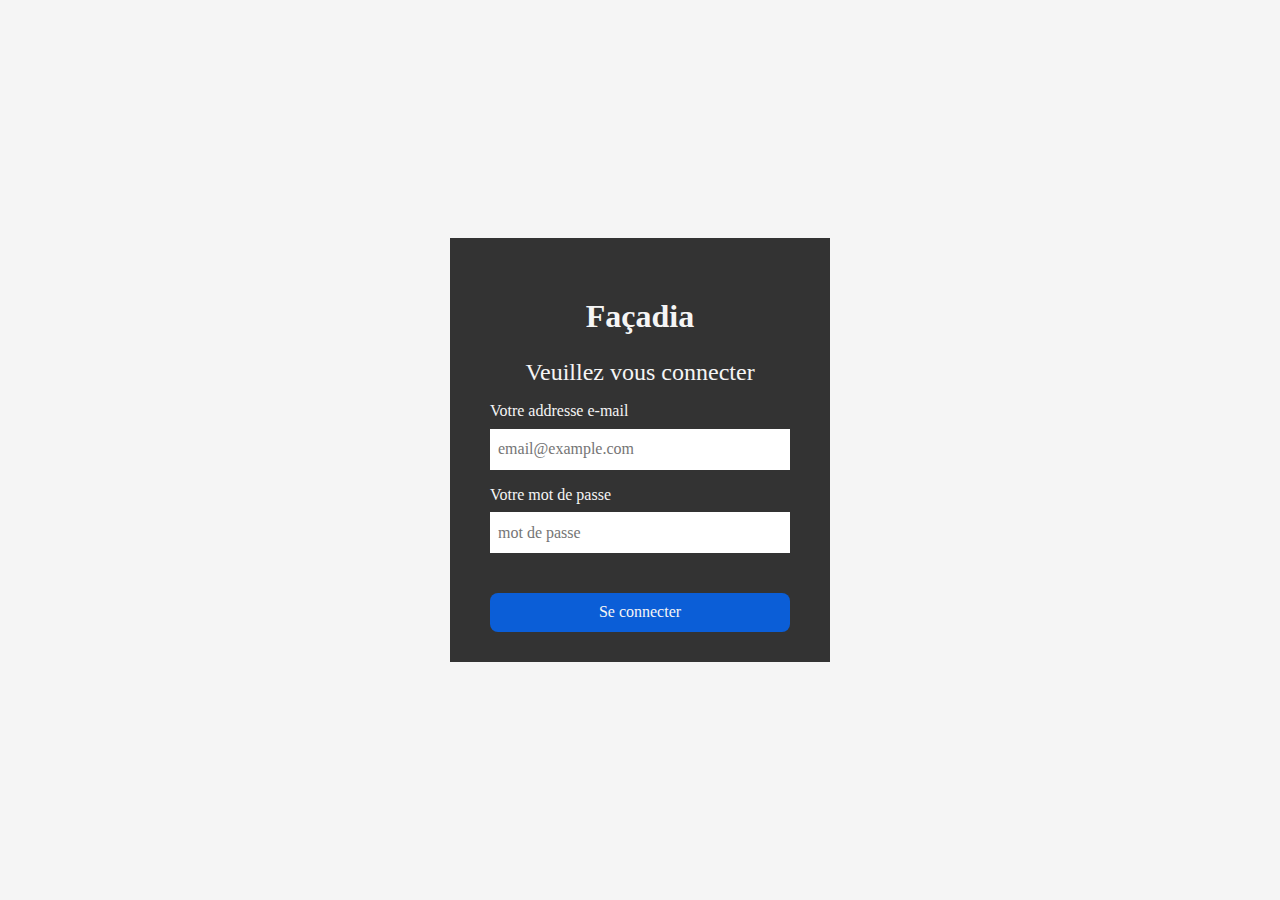
<file: index.html>
<!DOCTYPE html>
<html lang="fr">
<head>
    <meta charset="UTF-8">
    <meta http-equiv="X-UA-Compatible" content="IE=edge">
    <meta name="viewport" content="width=device-width, initial-scale=1.0">

    <title>Façadia - Se connecter</title>

    <link rel="stylesheet" href="/css/normalize.css">
    <link rel="stylesheet" href="/css/main.css">
</head>
<body>
    <div class="sign-in-page">
        <div class="sign-in-main-wrapper">
            <h1 class="main-title">Façadia</h1>
            <form class="sign-in-form" action="#" method="POST">
                <h2 class="form-title">Veuillez vous connecter</h2>
                
                <div class="form-group">
                    <label for="user-email">Votre addresse e-mail</label>
                    <input name="user-email" id="user-email" type="email" placeholder="email@example.com">
                    <span class="form-text-error hidden user-email-error-msg">L'e-mail n'est pas correct</span>
                </div>
                <div class="form-group">
                    <label for="user-password">Votre mot de passe</label>
                    <input name="user-password" id="user-password" type="password" placeholder="mot de passe">
                    <span class="form-text-error hidden  user-password-error-msg">Le mot de passe n'est pas correct</span>
                </div>
                <div>
                    <button class="submit-btn" type="submit">Se connecter</button>
                </div>
            </form>
        </div>
    </div>
    <script src="/js/pages/signIn.js"></script>
</body>
</html>
</file>
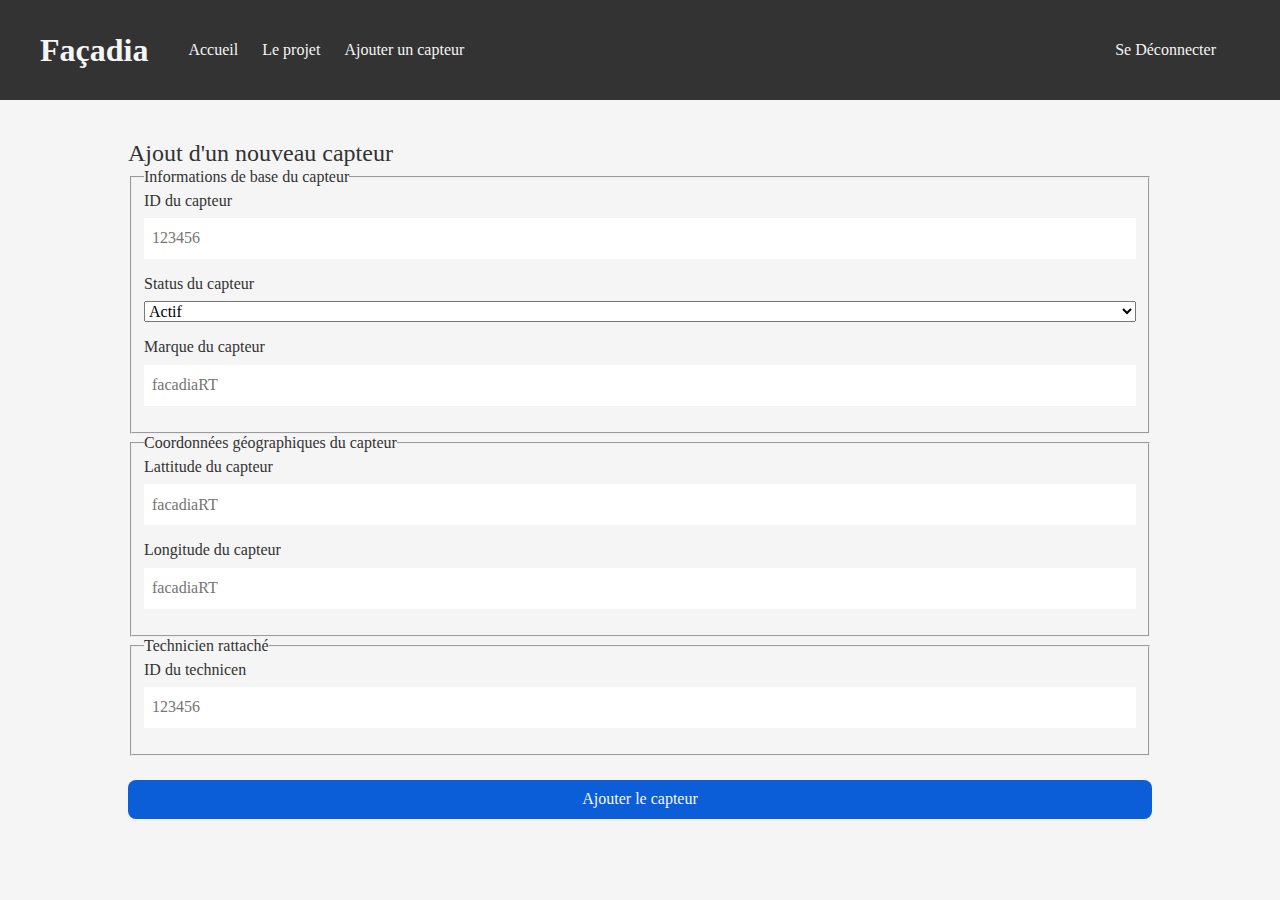
<file: pages/add-sensor.html>
<!DOCTYPE html>
<html lang="fr">
<head>
    <meta charset="UTF-8">
    <meta http-equiv="X-UA-Compatible" content="IE=edge">
    <meta name="viewport" content="width=device-width, initial-scale=1.0">

    <title>Façadia - Ajouter un capteur</title>

    <link rel="stylesheet" href="/css/normalize.css">
    <link rel="stylesheet" href="/css/main.css">
</head>
<body>
    <div class="add-sensor-page">
        <div class="add-sensor-main-wrapper">
            <header class="main-header">
                <h1 class="main-header-title">
                    <a href="/pages/homepage.html">Façadia</a>
                </h1>
                <ul class="main-nav">
                    <li class="main-nav-item">
                        <a class="main-nav-link" href="/pages/homepage.html">Accueil</a>
                    </li>
                    <li class="main-nav-item">
                        <a class="main-nav-link" href="">Le projet</a>
                    </li>
                    <li class="main-nav-item pr">
                        <a class="main-nav-link" href="/pages/add-sensor.html">Ajouter un capteur</a>
                    </li>
                    <li class="main-nav-item">
                        <a class="main-nav-link" href="/">Se Déconnecter</a>
                    </li>
                </ul>
            </header>
            <main class="add-sensor-page-main">
                <div class="add-sensor-page-page-main-top-header">
                    <h2 class="section-title">Ajout d'un nouveau capteur</h2>
                </div>
                <form class="add-sensor-form" action="#" method="POST">
                    <fieldset>
                        <legend>Informations de base du capteur</legend>
                        <div class="form-group">
                            <label for="">ID du capteur</label>
                            <input type="text" placeholder="123456">
                        </div>
                        <div class="form-group">
                            <label for="">Status du capteur</label>
                            <select name="" id="">
                                <option value="on">Actif</option>
                                <option value="off">Inactif</option>
                            </select>
                        </div>
                        <div class="form-group">
                            <label for="">Marque du capteur</label>
                            <input type="text" placeholder="facadiaRT">
                        </div>
                    </fieldset>
                    <fieldset>
                        <legend>Coordonnées géographiques du capteur</legend>
                        <div class="form-group">
                            <label for="">Lattitude du capteur</label>
                            <input class="lat-input" type="text" placeholder="facadiaRT">
                        </div>
                        <div class="form-group">
                            <label for="">Longitude du capteur</label>
                            <input class="lng-input" type="text" placeholder="facadiaRT">
                        </div>
                    </fieldset>
                    <fieldset>
                        <legend>Technicien rattaché</legend>
                        <div class="form-group">
                            <label for="">ID du technicen</label>
                            <input type="text" placeholder="123456">
                        </div>
                    </fieldset>
                    <div>
                        <button class="submit-btn" type="submit">Ajouter le capteur</button>
                    </div>
                </form>
            </main>
        </div>
    </div>
    <script src="/js/pages/addSensor.js"></script>
</body>
</html>
</file>
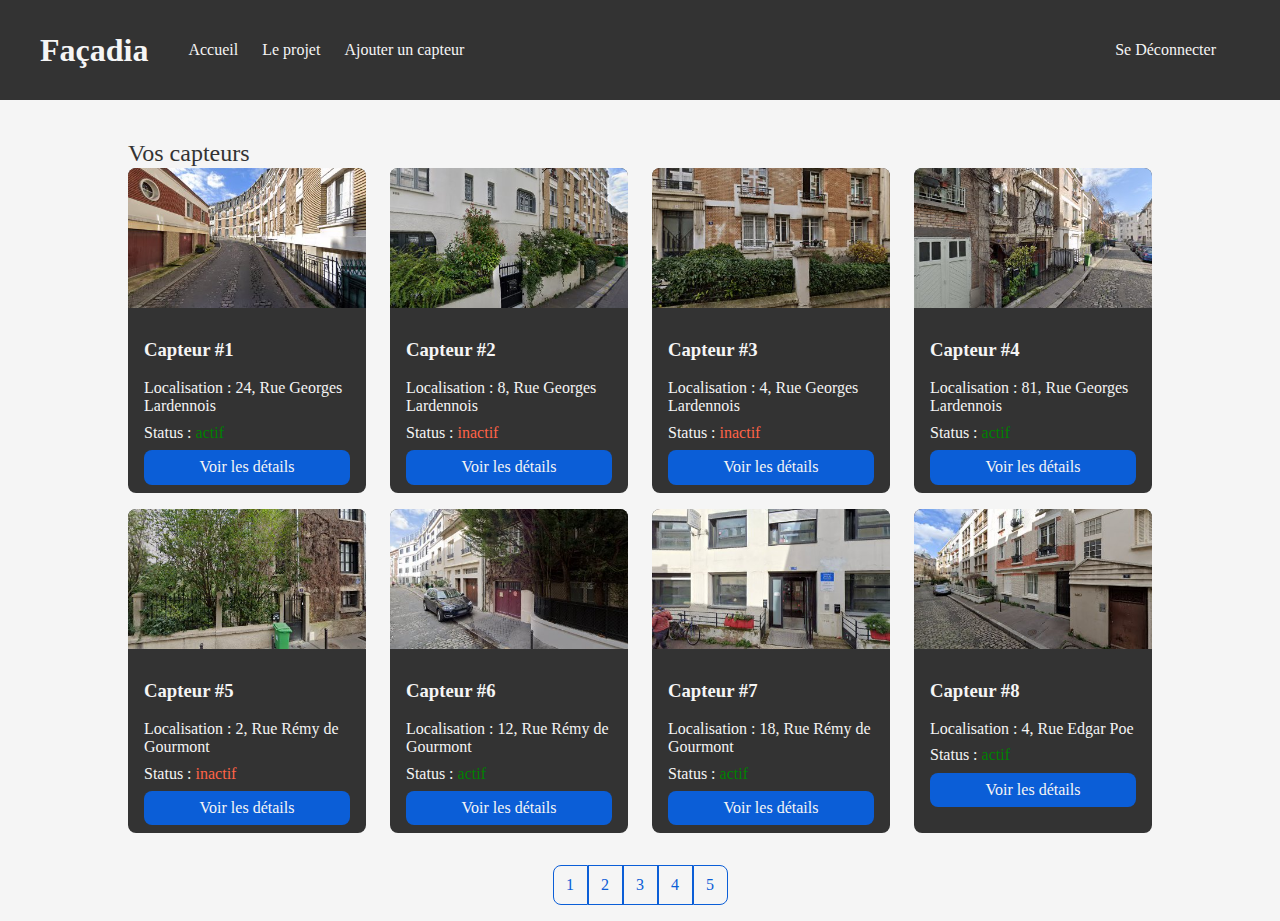
<file: pages/homepage.html>
<!DOCTYPE html>
<html lang="fr">
<head>
    <meta charset="UTF-8">
    <meta http-equiv="X-UA-Compatible" content="IE=edge">
    <meta name="viewport" content="width=device-width, initial-scale=1.0">

    <title>Façadia - Vos capteurs de façace</title>

    <link rel="stylesheet" href="/css/normalize.css">
    <link rel="stylesheet" href="/css/main.css">
</head>
<body>
    <div class="home-page">
        <div class="home-page-main-wrapper">
            <header class="main-header">
                <h1 class="main-header-title">
                    <a href="/pages/homepage.html">Façadia</a>
                </h1>
                <ul class="main-nav">
                    <li class="main-nav-item">
                        <a class="main-nav-link" href="/pages/homepage.html">Accueil</a>
                    </li>
                    <li class="main-nav-item">
                        <a class="main-nav-link" href="">Le projet</a>
                    </li>
                    <li class="main-nav-item pr">
                        <a class="main-nav-link" href="/pages/add-sensor.html">Ajouter un capteur</a>
                    </li>
                    <li class="main-nav-item">
                        <a class="main-nav-link" href="/">Se Déconnecter</a>
                    </li>
                </ul>
            </header>
            <main class="home-page-main">
                <div class="home-page-main-top-header">
                    <h2 class="section-title">Vos capteurs</h2>
                </div>
                <div class="sensors-wrapper">
                </div>
                <ul class="pagination-list">
                </ul>
            </main>
        </div>
    </div>
    <script src="/js/pages/homepage.js"></script>
</body>
</html>
</file>
<file: css/main.css>
:root {
    /* Descriptive color variables */
    --japanese-laurel: #008000;
    --mine-shaft: #333;
    --persimmon: #FF6347;
    --science-blue: #0B5ED7;
    --silver: #C4C4C4;
    --wild-sand: #F5F5F5;

    /* Functional color variables */
    --color-primary: var(--wild-sand);
    --color-secondary: var(--mine-shaft);
    --color-tertiary: var(--silver);

    --button-bg-color: var(--science-blue);

    --is-ok-color: var(--japanese-laurel);
    --has-warning-color: var(--persimmon);
}

/* General Settings */
body {
    background-color: var(--color-primary);
    color: var(--color-secondary);
}

h1,
h2 {
    margin: 0;
}

.hidden {
    display: none;
}

.pr {
    margin-right: auto !important;
}

img {
    width: 100%;
}

.section-title {
    font-size: 24px;
    font-weight: 300;
}

.on {
    color: var(--is-ok-color);
}

.off {
    color: var(--has-warning-color);
}

/* Main Header */
.main-header {
    align-items: center;
    background-color: var(--color-secondary);
    display: flex;
    height: 100px;
    padding-left: 40px;
    padding-right: 40px;
    margin-bottom: 40px;
}

.main-header-title {
    margin-right: 40px;
}

.main-header-title a,
.main-nav-link {
    color: var(--color-primary);
    text-decoration: none;
}

.main-nav-link:hover {
    text-decoration: underline;
}

.main-nav {
    display: flex;
    list-style-type: none;
    padding-left: 0;
    width: 100%;
}

.main-nav-item {
    margin-right: 24px;
}

/* Sign In Page */
.sign-in-page {
    align-items: center;
    display: flex;
    justify-content: center;
    min-height: 100vh;
    min-width: 100vw;
}

.sign-in-main-wrapper {
    background-color: var(--color-secondary);
    color: var(--color-primary);
    padding: 60px 40px 30px;
}

.main-title {
    margin-bottom: 24px;
    text-align: center;
}

.form-title {
    font-weight: 300;
    margin-bottom: 16px;
    text-align: center;
}

.form-group {
    display: flex;
    flex-direction: column;
    font-size: 16px;
    margin-bottom: 16px;
    min-width: 300px;
}

.form-group label {
    margin-bottom: 8px;
}

.form-group input {
    border: none;
    height: 39px;
    padding-left: 8px;
}

.form-text-error {
    color: var(--has-warning-color);
    margin-top: 8px;
}

.submit-btn {
    background-color: var(--button-bg-color);
    border-radius: 8px;
    border: none;
    color: var(--color-primary);
    cursor: pointer;
    font-size: 16px;
    height: 39px;
    margin-top: 24px;
    width: 100%;
}

/* Home Page */
.home-page-main {
    width: 80%;
    max-width: 1024px;
    margin-left: auto;
    margin-right: auto;
}


.home-page-main-top-header {
    display: flex;
}

.home-page-main-top-header .section-title {
    margin-right: auto;
}

.sensors-wrapper {
    display: grid;
    grid-template-columns: 1fr 1fr 1fr 1fr;
    grid-row-gap: 16px;
    grid-column-gap: 24px;
    margin-bottom: 32px;
}

.sensor-card {
    background-color: var(--color-secondary);
    color: var(--color-primary);
    border-radius: 8px;
    overflow: hidden;
}

.sensor-info {
    display: flex;
    flex-direction: column;
    padding: 8px 16px;
}

.sensor-info-title {
    margin-bottom: 8px;
}

.sensor-info-location,
.sensor-info-status {
    display: block;
    margin-bottom: 8px;
}

.sensor-info-btn {
    background-color: var(--button-bg-color);
    border-radius: 8px;
    color: var(--color-primary);
    padding-bottom: 8px;
    padding-top: 8px;
    text-align: center;
    text-decoration: none;
}

.pagination-list {
    display: flex;
    justify-content: center;
    list-style-type: none;
    padding-left: 0;
}

.pagination-list-item {
    border: 1px solid var(--button-bg-color);
}

.pagination-list-item:first-child {
    border-top-left-radius: 8px;
    border-bottom-left-radius: 8px;
}

.pagination-list-item:last-child {
    border-top-right-radius: 8px;
    border-bottom-right-radius: 8px;
}

.pagination-list-item a {
    align-items: center;
    color: var(--button-bg-color);
    display: flex;
    height: 38px;
    justify-content: center;
    text-decoration: none;
    width: 33px;
}


/* Sensor Detail Page */
.sensor-details-main {
    margin-left: auto;
    margin-right: auto;
    max-width: 1024px;
    width: 80%;
}

.sensor-details-wrapper {
    display: grid;
    grid-template-columns: 400px auto;
    grid-template-rows: 500px;
    grid-column-gap: 40px;
}

.data-sensor-wrapper {
    margin-bottom: 32px;
}

.sensor-details-img-gallery-wrapper img {
    height: 100%;
    object-fit: cover;
}

.sensor-details-info-wrapper {
    background-color: var(--color-tertiary);
    padding-left: 16px;
    padding-right: 16px;
    overflow: scroll;
}

.data-table {
    background-color: var(--color-primary);
    border: 1px solid var(--color-secondary);
    width: 100%;
    border-collapse: collapse;
    border: 1px solid var(--color-secondary);
}

.data-table th,
.data-table td {
    border: 1px solid var(--color-secondary);
    padding: 8px;
    text-align: center;
}

.data-table th:hover,
.data-table td:hover {
    color: var(--color-primary);
    background-color: var(--color-secondary);
}

.weather-forecast-wrapper {
    margin-bottom: 32px;
}

.weather-icon {
    height: 30px;
    width: auto;
}

/* Add Sensor Page */
.add-sensor-page-main {
    width: 80%;
    max-width: 1024px;
    margin-left: auto;
    margin-right: auto;
}
</file>
